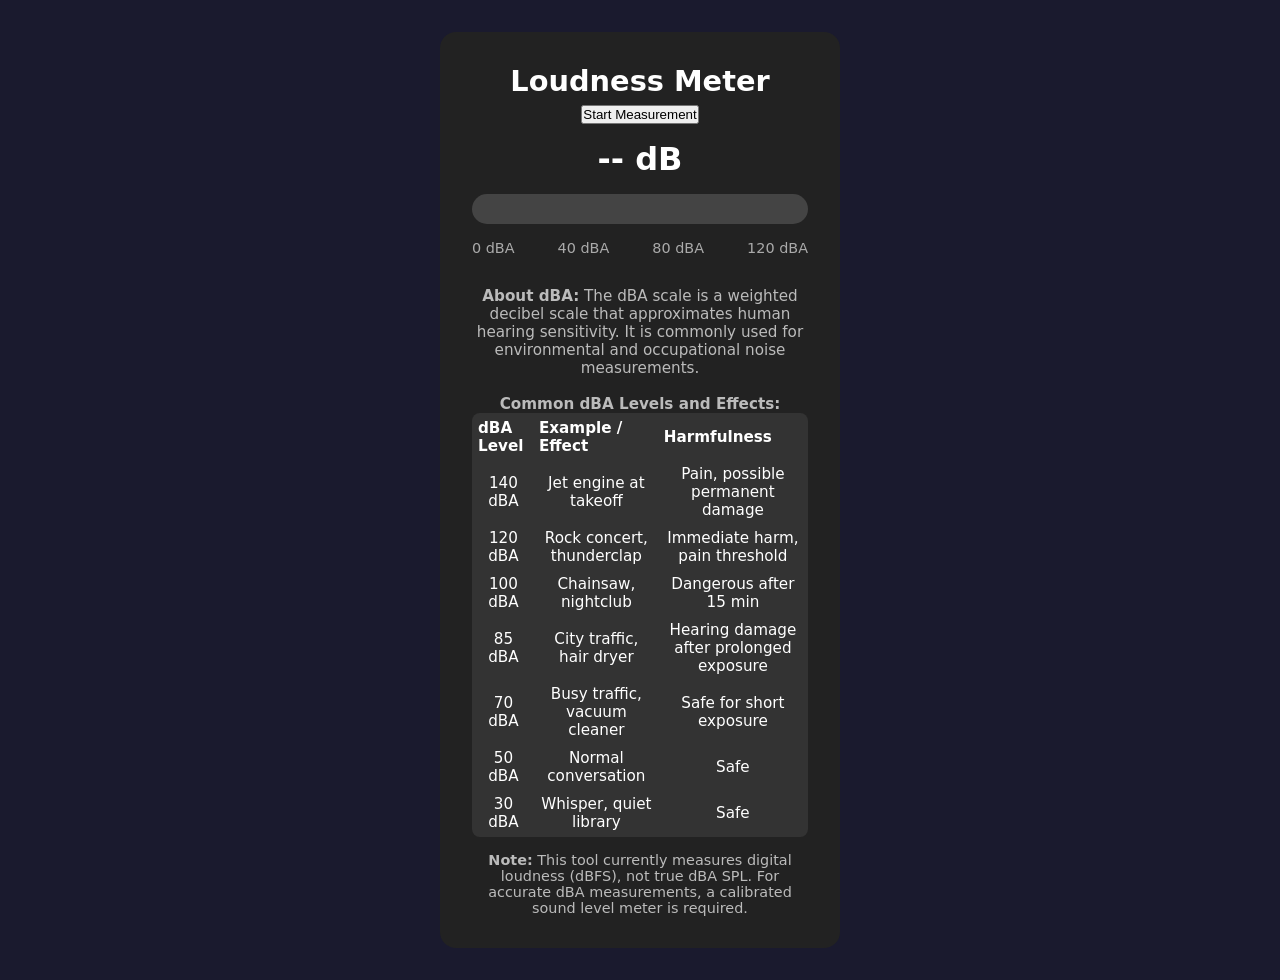
<file: loudness-meter/index.html>
<!DOCTYPE html>
<html lang="en">
<head>
    <meta charset="UTF-8">
    <meta name="viewport" content="width=device-width, initial-scale=1.0">
    <title>Loudness Meter</title>
    <link rel="stylesheet" href="../style.css">
    <style>
        .loudness-container {
            max-width: 400px;
            margin: 2em auto;
            padding: 2em;
            background: #222;
            border-radius: 1em;
            color: #fff;
            text-align: center;
        }
        .loudness-bar {
            width: 100%;
            height: 30px;
            background: #444;
            border-radius: 15px;
            margin: 1em 0;
            overflow: hidden;
        }
        .loudness-level {
            height: 100%;
            background: linear-gradient(90deg, #4caf50, #ffeb3b, #f44336);
            width: 0%;
            border-radius: 15px;
            transition: width 0.1s;
        }
        .scale-labels {
            display: flex;
            justify-content: space-between;
            font-size: 0.9em;
            color: #aaa;
        }
        .db-value {
            font-size: 2em;
            font-weight: bold;
            margin: 0.5em 0;
        }
    </style>
</head>
<body>
    <div class="loudness-container">
        <h1>Loudness Meter</h1>
        <button id="start-btn">Start Measurement</button>
        <div class="db-value" id="db-value">-- dB</div>
        <div class="loudness-bar">
            <div class="loudness-level" id="loudness-level"></div>
        </div>
        <div class="scale-labels">
            <span>0 dBA</span>
            <span>40 dBA</span>
            <span>80 dBA</span>
            <span>120 dBA</span>
        </div>
            <p style="margin-top:2em; font-size:0.95em; color:#bbb;">
                <b>About dBA:</b> The dBA scale is a weighted decibel scale that approximates human hearing sensitivity. It is commonly used for environmental and occupational noise measurements.<br>
                <br>
                <b>Common dBA Levels and Effects:</b>
            </p>
            <table style="width:100%; font-size:0.95em; color:#fff; background:#333; border-radius:8px; margin-bottom:1em;">
                <tr><th style="text-align:left; padding:4px;">dBA Level</th><th style="text-align:left; padding:4px;">Example / Effect</th><th style="text-align:left; padding:4px;">Harmfulness</th></tr>
                <tr><td style="padding:4px;">140 dBA</td><td style="padding:4px;">Jet engine at takeoff</td><td style="padding:4px;">Pain, possible permanent damage</td></tr>
                <tr><td style="padding:4px;">120 dBA</td><td style="padding:4px;">Rock concert, thunderclap</td><td style="padding:4px;">Immediate harm, pain threshold</td></tr>
                <tr><td style="padding:4px;">100 dBA</td><td style="padding:4px;">Chainsaw, nightclub</td><td style="padding:4px;">Dangerous after 15 min</td></tr>
                <tr><td style="padding:4px;">85 dBA</td><td style="padding:4px;">City traffic, hair dryer</td><td style="padding:4px;">Hearing damage after prolonged exposure</td></tr>
                <tr><td style="padding:4px;">70 dBA</td><td style="padding:4px;">Busy traffic, vacuum cleaner</td><td style="padding:4px;">Safe for short exposure</td></tr>
                <tr><td style="padding:4px;">50 dBA</td><td style="padding:4px;">Normal conversation</td><td style="padding:4px;">Safe</td></tr>
                <tr><td style="padding:4px;">30 dBA</td><td style="padding:4px;">Whisper, quiet library</td><td style="padding:4px;">Safe</td></tr>
            </table>
            <p style="font-size:0.9em; color:#bbb;">
                <b>Note:</b> This tool currently measures digital loudness (dBFS), not true dBA SPL. For accurate dBA measurements, a calibrated sound level meter is required.
            </p>
    </div>
    <script src="loudness.js"></script>
</body>
</html>
</file>
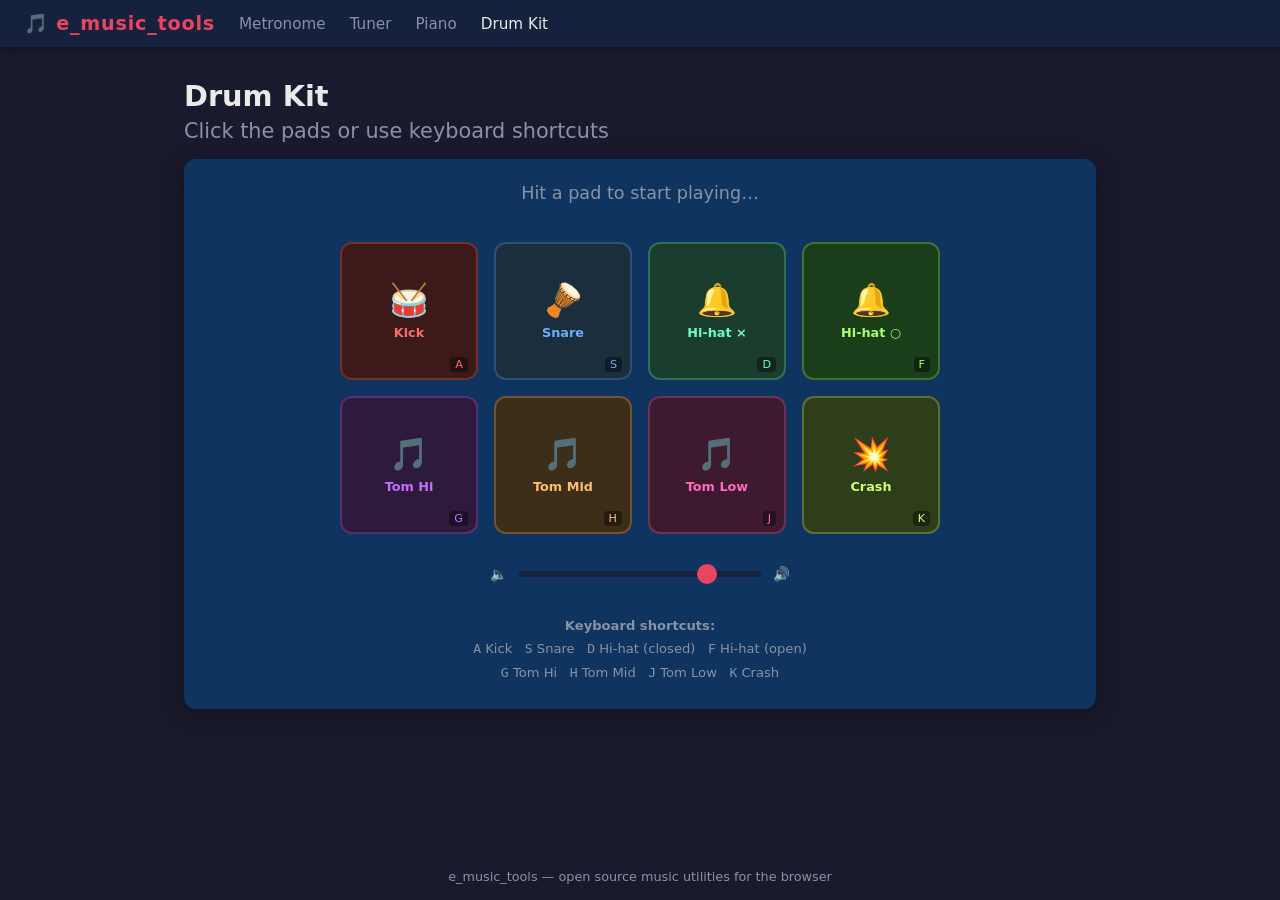
<file: drumkit.html>
<!DOCTYPE html>
<html lang="en">
<head>
  <meta charset="UTF-8" />
  <meta name="viewport" content="width=device-width, initial-scale=1.0" />
  <title>Drum Kit – e_music_tools</title>
  <link rel="stylesheet" href="style.css" />
  <style>
    .drum-wrap {
      display: flex;
      flex-direction: column;
      align-items: center;
      gap: 2rem;
    }

    /* ---- pad grid ---- */
    .pad-grid {
      display: grid;
      grid-template-columns: repeat(4, 1fr);
      gap: 1rem;
      width: 100%;
      max-width: 600px;
    }

    .pad {
      aspect-ratio: 1 / 1;
      border-radius: var(--radius);
      display: flex;
      flex-direction: column;
      align-items: center;
      justify-content: center;
      gap: .4rem;
      cursor: pointer;
      user-select: none;
      touch-action: manipulation;
      transition: filter .06s, transform .06s, box-shadow .06s;
      border: 2px solid transparent;
      position: relative;
      overflow: hidden;
    }
    .pad .pad-icon  { font-size: 2rem; pointer-events: none; }
    .pad .pad-label { font-size: .8rem; font-weight: 600; pointer-events: none; }
    .pad .pad-key   {
      position: absolute;
      bottom: 6px; right: 8px;
      font-size: .7rem;
      background: rgba(0,0,0,.4);
      padding: 1px 5px;
      border-radius: 4px;
      pointer-events: none;
    }

    .pad:active, .pad.hit {
      filter: brightness(1.4);
      transform: scale(.95);
      box-shadow: 0 0 20px currentColor;
    }

    /* individual pad colours */
    .pad-kick     { background: #3d1a1a; color: #ff6b6b; border-color: #ff6b6b44; }
    .pad-snare    { background: #1a2e3d; color: #6bb0ff; border-color: #6bb0ff44; }
    .pad-hihat-c  { background: #1a3d2e; color: #6bffc8; border-color: #6bffc844; }
    .pad-hihat-o  { background: #1a3d1a; color: #a8ff6b; border-color: #a8ff6b44; }
    .pad-tom-hi   { background: #2e1a3d; color: #c86bff; border-color: #c86bff44; }
    .pad-tom-mid  { background: #3d2e1a; color: #ffbc6b; border-color: #ffbc6b44; }
    .pad-tom-lo   { background: #3d1a2e; color: #ff6bbc; border-color: #ff6bbc44; }
    .pad-crash    { background: #2e3d1a; color: #d4ff6b; border-color: #d4ff6b44; }

    /* ---- info bar ---- */
    .last-hit {
      font-size: 1.1rem;
      color: var(--muted);
      min-height: 1.5em;
      text-align: center;
      transition: color .15s;
    }
    .last-hit.active { color: var(--text); }

    /* ---- volume + hint ---- */
    .vol-wrap {
      display: flex;
      align-items: center;
      gap: .75rem;
      width: 100%;
      max-width: 300px;
    }
    .vol-wrap label { font-size: .85rem; color: var(--muted); white-space: nowrap; }

    .kb-hint {
      font-size: .82rem;
      color: var(--muted);
      text-align: center;
      line-height: 1.8;
    }
  </style>
</head>
<body>
  <nav class="topnav">
    <a class="brand" href="index.html">🎵 e_music_tools</a>
    <a href="metronome.html">Metronome</a>
    <a href="tuner.html">Tuner</a>
    <a href="piano.html">Piano</a>
    <a href="drumkit.html" class="active">Drum&nbsp;Kit</a>
  </nav>

  <main>
    <h1>Drum Kit</h1>
    <h2>Click the pads or use keyboard shortcuts</h2>

    <div class="card">
      <div class="drum-wrap">

        <!-- last hit -->
        <div class="last-hit" id="lastHit">Hit a pad to start playing…</div>

        <!-- pads -->
        <div class="pad-grid" id="padGrid">
          <!-- filled by JS -->
        </div>

        <!-- volume -->
        <div class="vol-wrap">
          <label>🔈</label>
          <input type="range" id="volSlider" min="0" max="100" value="80" />
          <label>🔊</label>
        </div>

        <!-- keyboard hints -->
        <div class="kb-hint">
          <strong>Keyboard shortcuts:</strong><br/>
          <kbd>A</kbd> Kick &nbsp;
          <kbd>S</kbd> Snare &nbsp;
          <kbd>D</kbd> Hi-hat (closed) &nbsp;
          <kbd>F</kbd> Hi-hat (open)<br/>
          <kbd>G</kbd> Tom Hi &nbsp;
          <kbd>H</kbd> Tom Mid &nbsp;
          <kbd>J</kbd> Tom Low &nbsp;
          <kbd>K</kbd> Crash
        </div>
      </div>
    </div>
  </main>

  <footer>e_music_tools &mdash; open source music utilities for the browser</footer>

  <script>
  (() => {
    'use strict';

    const audioCtx = new (window.AudioContext || window.webkitAudioContext)();
    let volume = 0.8;

    /* ================================================================
       Drum synthesis functions – all use Web Audio API primitives
       ================================================================ */

    function kick() {
      const t = audioCtx.currentTime;
      const osc  = audioCtx.createOscillator();
      const gain = audioCtx.createGain();
      osc.connect(gain); gain.connect(audioCtx.destination);
      osc.frequency.setValueAtTime(150, t);
      osc.frequency.exponentialRampToValueAtTime(0.001, t + 0.5);
      gain.gain.setValueAtTime(volume, t);
      gain.gain.exponentialRampToValueAtTime(0.001, t + 0.5);
      osc.start(t); osc.stop(t + 0.5);
    }

    function snare() {
      const t = audioCtx.currentTime;
      // noise buffer
      const bufSize = audioCtx.sampleRate * 0.2;
      const buf = audioCtx.createBuffer(1, bufSize, audioCtx.sampleRate);
      const data = buf.getChannelData(0);
      for (let i = 0; i < bufSize; i++) data[i] = Math.random() * 2 - 1;

      const noise = audioCtx.createBufferSource();
      noise.buffer = buf;
      const noiseGain = audioCtx.createGain();
      noiseGain.gain.setValueAtTime(volume * 0.7, t);
      noiseGain.gain.exponentialRampToValueAtTime(0.001, t + 0.2);
      noise.connect(noiseGain); noiseGain.connect(audioCtx.destination);
      noise.start(t);

      // body tone
      const osc  = audioCtx.createOscillator();
      const gain = audioCtx.createGain();
      osc.frequency.value = 200;
      gain.gain.setValueAtTime(volume * 0.5, t);
      gain.gain.exponentialRampToValueAtTime(0.001, t + 0.1);
      osc.connect(gain); gain.connect(audioCtx.destination);
      osc.start(t); osc.stop(t + 0.1);
    }

    function hihat(open = false) {
      const t = audioCtx.currentTime;
      const duration = open ? 0.4 : 0.05;
      const bufSize = Math.floor(audioCtx.sampleRate * duration);
      const buf = audioCtx.createBuffer(1, bufSize, audioCtx.sampleRate);
      const data = buf.getChannelData(0);
      for (let i = 0; i < bufSize; i++) data[i] = Math.random() * 2 - 1;

      const source = audioCtx.createBufferSource();
      source.buffer = buf;

      // high-pass to thin it out
      const hp = audioCtx.createBiquadFilter();
      hp.type = 'highpass';
      hp.frequency.value = 7000;

      const gain = audioCtx.createGain();
      gain.gain.setValueAtTime(volume * 0.4, t);
      gain.gain.exponentialRampToValueAtTime(0.001, t + duration);

      source.connect(hp); hp.connect(gain); gain.connect(audioCtx.destination);
      source.start(t);
    }

    function tom(freqHz) {
      const t = audioCtx.currentTime;
      const osc  = audioCtx.createOscillator();
      const gain = audioCtx.createGain();
      osc.connect(gain); gain.connect(audioCtx.destination);
      osc.frequency.setValueAtTime(freqHz, t);
      osc.frequency.exponentialRampToValueAtTime(freqHz * 0.3, t + 0.3);
      gain.gain.setValueAtTime(volume * 0.8, t);
      gain.gain.exponentialRampToValueAtTime(0.001, t + 0.35);
      osc.start(t); osc.stop(t + 0.35);
    }

    function crash() {
      const t = audioCtx.currentTime;
      const bufSize = Math.floor(audioCtx.sampleRate * 1.2);
      const buf = audioCtx.createBuffer(1, bufSize, audioCtx.sampleRate);
      const data = buf.getChannelData(0);
      for (let i = 0; i < bufSize; i++) data[i] = Math.random() * 2 - 1;

      const source = audioCtx.createBufferSource();
      source.buffer = buf;

      const hp = audioCtx.createBiquadFilter();
      hp.type = 'bandpass';
      hp.frequency.value = 5000;
      hp.Q.value = 0.5;

      const gain = audioCtx.createGain();
      gain.gain.setValueAtTime(volume * 0.5, t);
      gain.gain.exponentialRampToValueAtTime(0.001, t + 1.2);

      source.connect(hp); hp.connect(gain); gain.connect(audioCtx.destination);
      source.start(t);
    }

    /* ---- pad definitions ---- */
    const PADS = [
      { id: 'kick',    label: 'Kick',       icon: '🥁', cls: 'pad-kick',    key: 'A', code: 'KeyA',  fn: () => kick() },
      { id: 'snare',   label: 'Snare',      icon: '🪘', cls: 'pad-snare',   key: 'S', code: 'KeyS',  fn: () => snare() },
      { id: 'hihat-c', label: 'Hi-hat ×',   icon: '🔔', cls: 'pad-hihat-c', key: 'D', code: 'KeyD',  fn: () => hihat(false) },
      { id: 'hihat-o', label: 'Hi-hat ○',   icon: '🔔', cls: 'pad-hihat-o', key: 'F', code: 'KeyF',  fn: () => hihat(true) },
      { id: 'tom-hi',  label: 'Tom Hi',     icon: '🎵', cls: 'pad-tom-hi',  key: 'G', code: 'KeyG',  fn: () => tom(300) },
      { id: 'tom-mid', label: 'Tom Mid',    icon: '🎵', cls: 'pad-tom-mid', key: 'H', code: 'KeyH',  fn: () => tom(200) },
      { id: 'tom-lo',  label: 'Tom Low',    icon: '🎵', cls: 'pad-tom-lo',  key: 'J', code: 'KeyJ',  fn: () => tom(120) },
      { id: 'crash',   label: 'Crash',      icon: '💥', cls: 'pad-crash',   key: 'K', code: 'KeyK',  fn: () => crash() },
    ];

    /* ---- build pad DOM ---- */
    const grid    = document.getElementById('padGrid');
    const lastHit = document.getElementById('lastHit');

    const padEls = {};
    PADS.forEach(p => {
      const el = document.createElement('div');
      el.className = `pad ${p.cls}`;
      el.dataset.id = p.id;
      el.innerHTML = `
        <span class="pad-icon">${p.icon}</span>
        <span class="pad-label">${p.label}</span>
        <span class="pad-key">${p.key}</span>
      `;
      grid.appendChild(el);
      padEls[p.id] = el;
    });

    /* ---- trigger ---- */
    function triggerPad(pad) {
      if (audioCtx.state === 'suspended') audioCtx.resume();
      pad.fn();

      const el = padEls[pad.id];
      el.classList.add('hit');
      setTimeout(() => el.classList.remove('hit'), 120);

      lastHit.textContent = `${pad.icon}  ${pad.label}`;
      lastHit.classList.add('active');
      clearTimeout(lastHit._t);
      lastHit._t = setTimeout(() => lastHit.classList.remove('active'), 600);
    }

    /* ---- pointer events ---- */
    grid.addEventListener('pointerdown', e => {
      const padEl = e.target.closest('[data-id]');
      if (!padEl) return;
      e.preventDefault();
      const pad = PADS.find(p => p.id === padEl.dataset.id);
      if (pad) triggerPad(pad);
    });

    /* ---- keyboard ---- */
    const codeMap = {};
    PADS.forEach(p => { codeMap[p.code] = p; });

    document.addEventListener('keydown', e => {
      if (e.target.tagName === 'INPUT') return;
      if (e.repeat) return;
      const pad = codeMap[e.code];
      if (pad) { e.preventDefault(); triggerPad(pad); }
    });

    /* ---- volume ---- */
    document.getElementById('volSlider').addEventListener('input', e => {
      volume = e.target.value / 100;
    });
  })();
  </script>
</body>
</html>
</file>
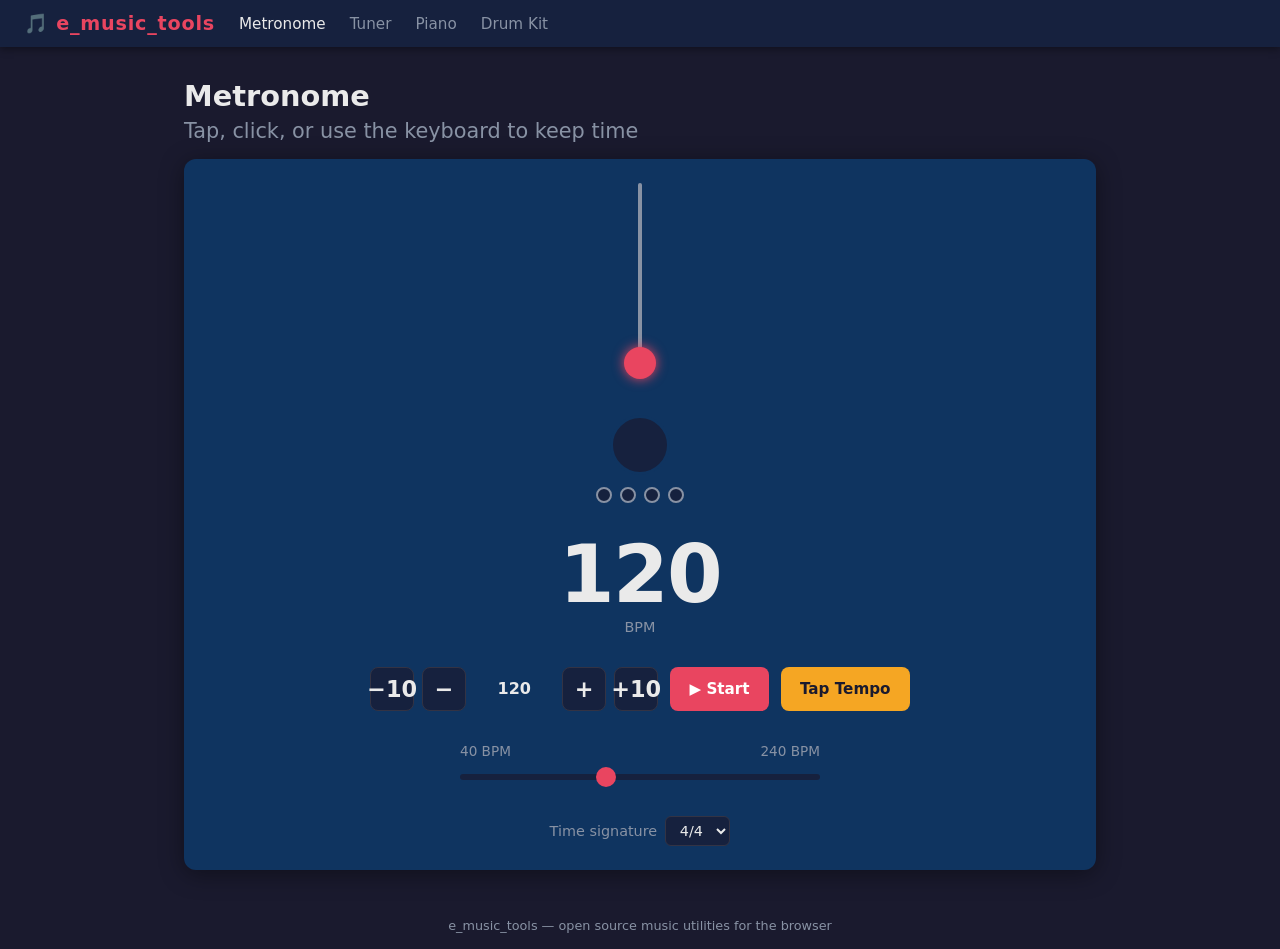
<file: metronome.html>
<!DOCTYPE html>
<html lang="en">
<head>
  <meta charset="UTF-8" />
  <meta name="viewport" content="width=device-width, initial-scale=1.0" />
  <title>Metronome – e_music_tools</title>
  <link rel="stylesheet" href="style.css" />
  <style>
    .metro-wrap {
      display: flex;
      flex-direction: column;
      align-items: center;
      gap: 2rem;
    }

    /* ---- pendulum ---- */
    .pendulum-container {
      width: 120px;
      height: 200px;
      display: flex;
      align-items: flex-start;
      justify-content: center;
      position: relative;
    }
    .pendulum-arm {
      width: 4px;
      height: 180px;
      background: var(--muted);
      border-radius: 2px;
      transform-origin: top center;
      transition: transform .05s linear;
      position: relative;
    }
    .pendulum-bob {
      position: absolute;
      bottom: -16px;
      left: 50%;
      transform: translateX(-50%);
      width: 32px;
      height: 32px;
      border-radius: 50%;
      background: var(--accent);
      box-shadow: 0 0 12px var(--accent);
    }
    .pendulum-arm.beat-left  { transform: rotate(-30deg); }
    .pendulum-arm.beat-right { transform: rotate( 30deg); }

    /* ---- beat flash ---- */
    .beat-flash {
      width: 60px;
      height: 60px;
      border-radius: 50%;
      background: var(--surface);
      border: 3px solid var(--card);
      transition: background .06s, box-shadow .06s;
    }
    .beat-flash.accent  { background: var(--accent);  box-shadow: 0 0 20px var(--accent); }
    .beat-flash.regular { background: var(--accent2); box-shadow: 0 0 14px var(--accent2); }

    /* ---- BPM display ---- */
    .bpm-display {
      font-size: 5rem;
      font-weight: 700;
      line-height: 1;
      letter-spacing: -.02em;
    }
    .bpm-label { color: var(--muted); font-size: .9rem; text-align: center; margin-top: .2rem; }

    /* ---- controls ---- */
    .controls {
      display: flex;
      flex-wrap: wrap;
      gap: .75rem;
      justify-content: center;
    }
    .bpm-adj {
      display: flex;
      align-items: center;
      gap: .5rem;
    }
    .bpm-adj button {
      width: 44px; height: 44px;
      font-size: 1.4rem;
      padding: 0;
    }
    .bpm-adj span {
      width: 80px;
      text-align: center;
      font-size: 1rem;
      font-weight: 600;
    }

    .slider-wrap { width: 100%; max-width: 360px; }
    .slider-wrap label {
      display: flex;
      justify-content: space-between;
      font-size: .85rem;
      color: var(--muted);
      margin-bottom: .4rem;
    }

    /* ---- time-signature ---- */
    .ts-wrap {
      display: flex;
      gap: .5rem;
      align-items: center;
      font-size: .9rem;
      color: var(--muted);
    }
    .ts-wrap select {
      background: var(--surface);
      color: var(--text);
      border: 1px solid #334;
      border-radius: 6px;
      padding: .3rem .6rem;
      font-family: var(--font);
      font-size: .9rem;
      cursor: pointer;
    }

    /* ---- beat dots ---- */
    .beat-dots {
      display: flex;
      gap: .5rem;
    }
    .dot {
      width: 16px; height: 16px;
      border-radius: 50%;
      background: var(--surface);
      border: 2px solid var(--muted);
      transition: background .06s, border-color .06s;
    }
    .dot.active-accent  { background: var(--accent);  border-color: var(--accent); }
    .dot.active-regular { background: var(--accent2); border-color: var(--accent2); }
  </style>
</head>
<body>
  <nav class="topnav">
    <a class="brand" href="index.html">🎵 e_music_tools</a>
    <a href="metronome.html" class="active">Metronome</a>
    <a href="tuner.html">Tuner</a>
    <a href="piano.html">Piano</a>
    <a href="drumkit.html">Drum&nbsp;Kit</a>
  </nav>

  <main>
    <h1>Metronome</h1>
    <h2>Tap, click, or use the keyboard to keep time</h2>

    <div class="card">
      <div class="metro-wrap">
        <!-- pendulum -->
        <div class="pendulum-container">
          <div class="pendulum-arm" id="pendulum">
            <div class="pendulum-bob"></div>
          </div>
        </div>

        <!-- flash dot + beat dots -->
        <div style="display:flex;flex-direction:column;align-items:center;gap:.75rem">
          <div class="beat-flash" id="beatFlash"></div>
          <div class="beat-dots" id="beatDots"></div>
        </div>

        <!-- BPM readout -->
        <div style="text-align:center">
          <div class="bpm-display" id="bpmDisplay">120</div>
          <div class="bpm-label">BPM</div>
        </div>

        <!-- BPM nudge + start -->
        <div class="controls">
          <div class="bpm-adj">
            <button class="btn btn-secondary" id="btnMinus10" title="-10">−10</button>
            <button class="btn btn-secondary" id="btnMinus1"  title="-1">−</button>
            <span id="bpmVal">120</span>
            <button class="btn btn-secondary" id="btnPlus1"   title="+1">+</button>
            <button class="btn btn-secondary" id="btnPlus10"  title="+10">+10</button>
          </div>
          <button class="btn btn-primary" id="btnStart">▶ Start</button>
          <button class="btn btn-accent2" id="btnTap">Tap Tempo</button>
        </div>

        <!-- slider -->
        <div class="slider-wrap">
          <label><span>40 BPM</span><span>240 BPM</span></label>
          <input type="range" id="bpmSlider" min="40" max="240" value="120" />
        </div>

        <!-- time signature -->
        <div class="ts-wrap">
          <span>Time signature</span>
          <select id="tsSelect">
            <option value="2">2/4</option>
            <option value="3">3/4</option>
            <option value="4" selected>4/4</option>
            <option value="6">6/8</option>
          </select>
        </div>
      </div>
    </div>
  </main>

  <footer>e_music_tools &mdash; open source music utilities for the browser</footer>

  <script>
  (() => {
    'use strict';

    /* ---- state ---- */
    let bpm = 120;
    let beatsPerBar = 4;
    let running = false;
    let currentBeat = 0;
    let nextBeatTime = 0;
    let pendulumDir = 1; // 1 = right, -1 = left
    let schedulerTimer = null;
    let tapTimes = [];

    const LOOK_AHEAD   = 0.1;   // seconds ahead to schedule
    const SCHEDULE_INT = 25;    // ms interval for scheduler loop

    /* ---- audio ---- */
    let audioCtx = null;
    function getCtx() {
      if (!audioCtx) audioCtx = new (window.AudioContext || window.webkitAudioContext)();
      return audioCtx;
    }

    function scheduleClick(time, isAccent) {
      const ctx = getCtx();
      const osc = ctx.createOscillator();
      const gain = ctx.createGain();
      osc.connect(gain);
      gain.connect(ctx.destination);

      if (isAccent) {
        osc.frequency.value = 1200;
        gain.gain.setValueAtTime(1.0, time);
        gain.gain.exponentialRampToValueAtTime(0.001, time + 0.06);
      } else {
        osc.frequency.value = 800;
        gain.gain.setValueAtTime(0.5, time);
        gain.gain.exponentialRampToValueAtTime(0.001, time + 0.04);
      }

      osc.start(time);
      osc.stop(time + 0.08);
    }

    /* ---- scheduler (Web Audio clock) ---- */
    function scheduler() {
      const ctx = getCtx();
      while (nextBeatTime < ctx.currentTime + LOOK_AHEAD) {
        const isAccent = currentBeat === 0;
        scheduleClick(nextBeatTime, isAccent);

        // UI update via setTimeout at the right wall-clock time
        const delay = (nextBeatTime - ctx.currentTime) * 1000;
        const beat  = currentBeat;
        setTimeout(() => updateUI(beat), delay < 0 ? 0 : delay);

        nextBeatTime += 60 / bpm;
        currentBeat = (currentBeat + 1) % beatsPerBar;
      }
    }

    /* ---- UI updates ---- */
    const pendulum  = document.getElementById('pendulum');
    const beatFlash = document.getElementById('beatFlash');
    const bpmDisplay= document.getElementById('bpmDisplay');
    const bpmVal    = document.getElementById('bpmVal');
    const bpmSlider = document.getElementById('bpmSlider');
    const btnStart  = document.getElementById('btnStart');
    const beatDots  = document.getElementById('beatDots');

    function buildBeatDots() {
      beatDots.innerHTML = '';
      for (let i = 0; i < beatsPerBar; i++) {
        const d = document.createElement('div');
        d.className = 'dot';
        beatDots.appendChild(d);
      }
    }

    function updateUI(beat) {
      const isAccent = beat === 0;
      // flash
      beatFlash.classList.remove('accent','regular');
      void beatFlash.offsetWidth; // reflow for re-animation
      beatFlash.classList.add(isAccent ? 'accent' : 'regular');
      setTimeout(() => beatFlash.classList.remove('accent','regular'), 150);

      // pendulum
      pendulum.classList.remove('beat-left','beat-right');
      void pendulum.offsetWidth;
      pendulum.classList.add(pendulumDir > 0 ? 'beat-right' : 'beat-left');
      pendulumDir *= -1;

      // dots
      const dots = beatDots.querySelectorAll('.dot');
      dots.forEach((d, i) => {
        d.classList.remove('active-accent','active-regular');
        if (i === beat) d.classList.add(beat === 0 ? 'active-accent' : 'active-regular');
      });
    }

    function setBpm(v) {
      bpm = Math.max(40, Math.min(240, v));
      bpmDisplay.textContent = bpm;
      bpmVal.textContent     = bpm;
      bpmSlider.value        = bpm;
    }

    /* ---- start / stop ---- */
    function start() {
      const ctx = getCtx();
      if (ctx.state === 'suspended') ctx.resume();
      running      = true;
      currentBeat  = 0;
      pendulumDir  = 1;
      nextBeatTime = ctx.currentTime + 0.05;
      schedulerTimer = setInterval(scheduler, SCHEDULE_INT);
      btnStart.textContent = '⏹ Stop';
      btnStart.classList.replace('btn-primary','btn-secondary');
    }

    function stop() {
      running = false;
      clearInterval(schedulerTimer);
      schedulerTimer = null;
      pendulum.classList.remove('beat-left','beat-right');
      beatFlash.classList.remove('accent','regular');
      beatDots.querySelectorAll('.dot').forEach(d => d.classList.remove('active-accent','active-regular'));
      btnStart.textContent = '▶ Start';
      btnStart.classList.replace('btn-secondary','btn-primary');
    }

    /* ---- event listeners ---- */
    btnStart.addEventListener('click', () => running ? stop() : start());

    document.getElementById('btnMinus10').addEventListener('click', () => setBpm(bpm - 10));
    document.getElementById('btnMinus1').addEventListener('click',  () => setBpm(bpm - 1));
    document.getElementById('btnPlus1').addEventListener('click',   () => setBpm(bpm + 1));
    document.getElementById('btnPlus10').addEventListener('click',  () => setBpm(bpm + 10));

    bpmSlider.addEventListener('input', () => setBpm(+bpmSlider.value));

    document.getElementById('tsSelect').addEventListener('change', e => {
      beatsPerBar = +e.target.value;
      currentBeat = 0;
      buildBeatDots();
    });

    /* ---- tap tempo ---- */
    const btnTap = document.getElementById('btnTap');
    function handleTap() {
      const now = Date.now();
      tapTimes.push(now);
      // keep last 8 taps
      if (tapTimes.length > 8) tapTimes.shift();
      if (tapTimes.length > 1) {
        const gaps = [];
        for (let i = 1; i < tapTimes.length; i++) gaps.push(tapTimes[i] - tapTimes[i-1]);
        const avgGap = gaps.reduce((a,b) => a + b, 0) / gaps.length;
        setBpm(Math.round(60000 / avgGap));
      }
      // reset tap buffer after 2s silence
      clearTimeout(btnTap._resetTimer);
      btnTap._resetTimer = setTimeout(() => { tapTimes = []; }, 2000);
    }
    btnTap.addEventListener('click', handleTap);

    /* ---- keyboard shortcuts ---- */
    document.addEventListener('keydown', e => {
      if (e.target.tagName === 'INPUT' || e.target.tagName === 'SELECT') return;
      if (e.code === 'Space') { e.preventDefault(); running ? stop() : start(); }
      if (e.code === 'KeyT')  handleTap();
      if (e.code === 'ArrowUp')   { e.preventDefault(); setBpm(bpm + 1); }
      if (e.code === 'ArrowDown') { e.preventDefault(); setBpm(bpm - 1); }
    });

    /* ---- init ---- */
    buildBeatDots();
  })();
  </script>
</body>
</html>
</file>
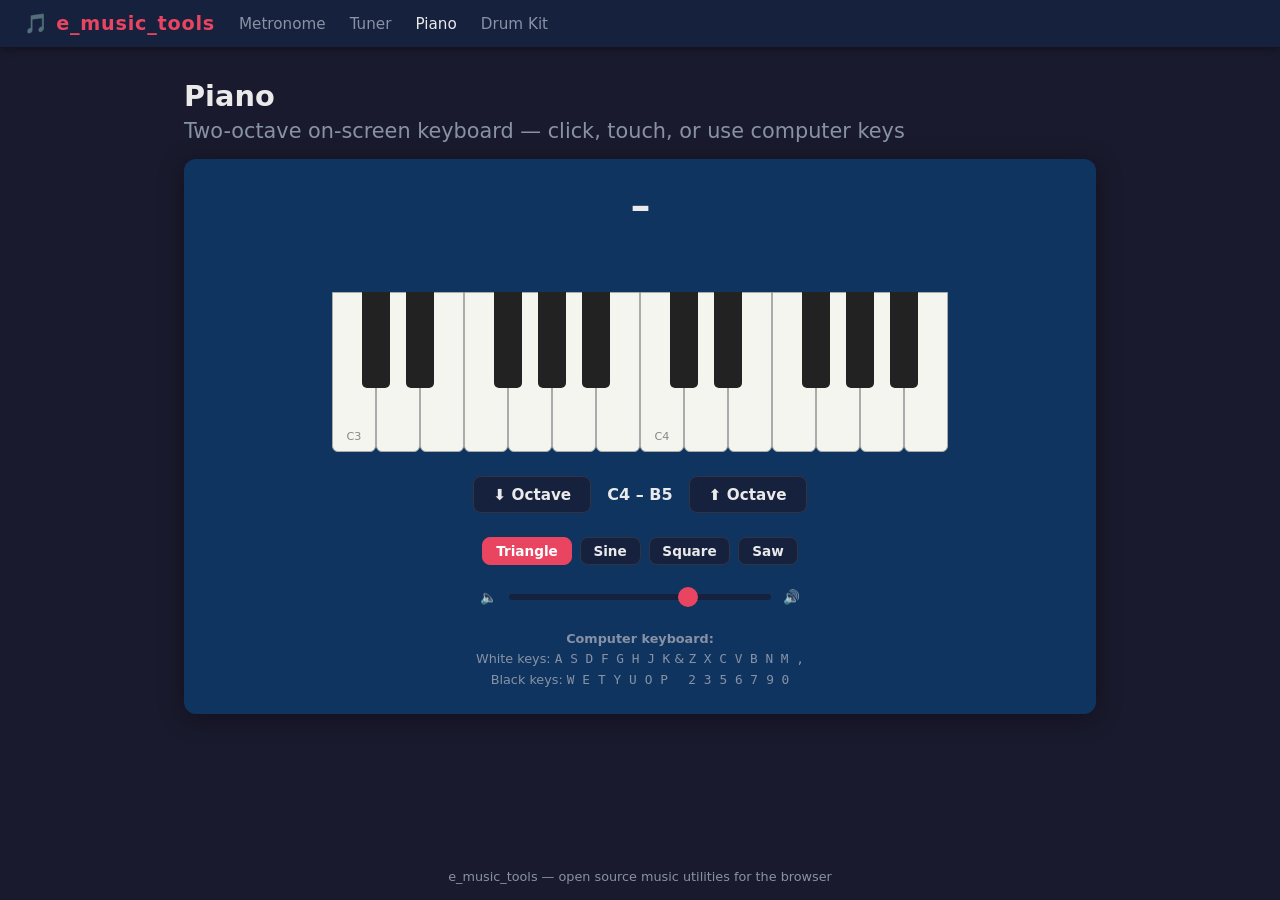
<file: piano.html>
<!DOCTYPE html>
<html lang="en">
<head>
  <meta charset="UTF-8" />
  <meta name="viewport" content="width=device-width, initial-scale=1.0" />
  <title>Piano – e_music_tools</title>
  <link rel="stylesheet" href="style.css" />
  <style>
    /* ---- keyboard layout ---- */
    .piano-wrap {
      display: flex;
      flex-direction: column;
      align-items: center;
      gap: 1.5rem;
    }

    .keyboard {
      position: relative;
      display: flex;
      height: 160px;
      user-select: none;
      touch-action: none;
    }

    /* white keys */
    .key-white {
      position: relative;
      width: 44px;
      height: 160px;
      background: #f5f5f0;
      border: 1px solid #aaa;
      border-radius: 0 0 6px 6px;
      cursor: pointer;
      display: flex;
      align-items: flex-end;
      justify-content: center;
      padding-bottom: 8px;
      font-size: .7rem;
      color: #888;
      transition: background .06s;
      z-index: 1;
      flex-shrink: 0;
    }
    .key-white:active,
    .key-white.pressed {
      background: #c8e6ff;
      border-color: #5b9bd5;
    }

    /* black keys */
    .key-black {
      position: absolute;
      width: 28px;
      height: 96px;
      background: #222;
      border-radius: 0 0 5px 5px;
      cursor: pointer;
      z-index: 2;
      top: 0;
      transition: background .06s;
      display: flex;
      align-items: flex-end;
      justify-content: center;
      padding-bottom: 6px;
      font-size: .6rem;
      color: #888;
    }
    .key-black:active,
    .key-black.pressed {
      background: #2d6fa0;
    }

    /* ---- info ---- */
    .active-note {
      font-size: 2.5rem;
      font-weight: 700;
      min-height: 1em;
      text-align: center;
      letter-spacing: -.02em;
    }
    .active-freq {
      text-align: center;
      color: var(--muted);
      font-size: .9rem;
      min-height: 1em;
    }

    /* ---- keyboard hint ---- */
    .kb-hint {
      font-size: .8rem;
      color: var(--muted);
      text-align: center;
      line-height: 1.6;
    }

    /* ---- octave control ---- */
    .octave-ctrl {
      display: flex;
      align-items: center;
      gap: 1rem;
    }
    .octave-ctrl span {
      font-size: 1rem;
      font-weight: 600;
      min-width: 60px;
      text-align: center;
    }

    /* ---- waveform selector ---- */
    .wave-sel {
      display: flex;
      gap: .5rem;
    }
    .wave-sel button {
      padding: .3rem .8rem;
      font-size: .85rem;
    }
    .wave-sel button.active {
      background: var(--accent);
      color: #fff;
      border-color: var(--accent);
    }

    /* volume */
    .vol-wrap {
      display: flex;
      align-items: center;
      gap: .75rem;
      width: 100%;
      max-width: 320px;
    }
    .vol-wrap label { font-size: .85rem; color: var(--muted); white-space: nowrap; }
  </style>
</head>
<body>
  <nav class="topnav">
    <a class="brand" href="index.html">🎵 e_music_tools</a>
    <a href="metronome.html">Metronome</a>
    <a href="tuner.html">Tuner</a>
    <a href="piano.html" class="active">Piano</a>
    <a href="drumkit.html">Drum&nbsp;Kit</a>
  </nav>

  <main>
    <h1>Piano</h1>
    <h2>Two-octave on-screen keyboard — click, touch, or use computer keys</h2>

    <div class="card">
      <div class="piano-wrap">

        <!-- active note display -->
        <div class="active-note" id="activeNote">–</div>
        <div class="active-freq" id="activeFreq"></div>

        <!-- keyboard container filled by JS -->
        <div class="keyboard" id="keyboard"></div>

        <!-- octave shift -->
        <div class="octave-ctrl">
          <button class="btn btn-secondary" id="btnOctDown">⬇ Octave</button>
          <span id="octaveLabel">C4 – B5</span>
          <button class="btn btn-secondary" id="btnOctUp">⬆ Octave</button>
        </div>

        <!-- waveform -->
        <div class="wave-sel" id="waveSel">
          <button class="btn btn-secondary active" data-wave="triangle">Triangle</button>
          <button class="btn btn-secondary" data-wave="sine">Sine</button>
          <button class="btn btn-secondary" data-wave="square">Square</button>
          <button class="btn btn-secondary" data-wave="sawtooth">Saw</button>
        </div>

        <!-- volume -->
        <div class="vol-wrap">
          <label>🔈</label>
          <input type="range" id="volSlider" min="0" max="100" value="70" />
          <label>🔊</label>
        </div>

        <!-- keyboard shortcuts hint -->
        <div class="kb-hint">
          <strong>Computer keyboard:</strong><br/>
          White keys: <kbd>A S D F G H J K</kbd> &amp; <kbd>Z X C V B N M ,</kbd><br/>
          Black keys: <kbd>W E</kbd>&nbsp;&nbsp;<kbd>T Y U</kbd>&nbsp;&nbsp;<kbd>O P</kbd>
          &nbsp;&nbsp;&nbsp;
          <kbd>2 3</kbd>&nbsp;&nbsp;<kbd>5 6 7</kbd>&nbsp;&nbsp;<kbd>9 0</kbd>
        </div>
      </div>
    </div>
  </main>

  <footer>e_music_tools &mdash; open source music utilities for the browser</footer>

  <script>
  (() => {
    'use strict';

    /* ---- audio ---- */
    const audioCtx = new (window.AudioContext || window.webkitAudioContext)();
    let volume = 0.7;
    let waveType = 'triangle';

    const activeOscs = {};   // keyCode / noteId → {osc, gain}

    function playNote(freq, id) {
      if (activeOscs[id]) return;
      if (audioCtx.state === 'suspended') audioCtx.resume();

      const osc  = audioCtx.createOscillator();
      const gain = audioCtx.createGain();
      osc.type = waveType;
      osc.frequency.value = freq;
      gain.gain.setValueAtTime(0, audioCtx.currentTime);
      gain.gain.linearRampToValueAtTime(volume * 0.4, audioCtx.currentTime + 0.01);
      osc.connect(gain);
      gain.connect(audioCtx.destination);
      osc.start();
      activeOscs[id] = { osc, gain };
    }

    function stopNote(id) {
      if (!activeOscs[id]) return;
      const { osc, gain } = activeOscs[id];
      const t = audioCtx.currentTime;
      gain.gain.setValueAtTime(gain.gain.value, t);
      gain.gain.exponentialRampToValueAtTime(0.0001, t + 0.3);
      osc.stop(t + 0.31);
      delete activeOscs[id];
    }

    /* ---- note data ---- */
    const NOTE_NAMES = ['C','C♯','D','D♯','E','F','F♯','G','G♯','A','A♯','B'];
    const BLACK = new Set([1, 3, 6, 8, 10]); // semitone positions that are black keys

    function freq(midi) {
      return 440 * Math.pow(2, (midi - 69) / 12);
    }
    function label(midi) {
      const oct = Math.floor(midi / 12) - 1;
      return NOTE_NAMES[midi % 12] + oct;
    }

    /* ---- two-octave range ---- */
    let baseOctave = 4; // C4..B5

    function startMidi() { return baseOctave * 12; }  // MIDI for C{baseOctave}

    /* ---- keyboard map: computer key → semitone offset from start ---- */
    // Lower row: A S D F G H J K  → C D E F G A B C (octave 1)
    // Upper row: W E   T Y U   O P → C# D#  F# G# A# (octave 1 sharps)
    // Second row: Z X C V B N M ,  → C D E F G A B C (octave 2)
    // Second upper: 2 3  5 6 7  9 0 → sharps of octave 2
    const KEY_MAP = {
      'KeyA': 0,  'KeyW': 1,  'KeyS': 2,  'KeyE': 3,  'KeyD': 4,
      'KeyF': 5,  'KeyT': 6,  'KeyG': 7,  'KeyY': 8,  'KeyH': 9,
      'KeyU': 10, 'KeyJ': 11, 'KeyK': 12,
      // second octave
      'KeyZ': 12, 'Digit2': 13, 'KeyX': 14, 'Digit3': 15, 'KeyC': 16,
      'KeyV': 17, 'Digit5': 18, 'KeyB': 19, 'Digit6': 20, 'KeyN': 21,
      'Digit7': 22, 'KeyM': 23, 'Comma': 24,
      // extra: O P for high sharp keys
      'KeyO': 22, 'KeyP': 23,
      'Digit9': 22, 'Digit0': 23,
    };

    /* ---- build keyboard DOM ---- */
    const keyboard = document.getElementById('keyboard');

    // We render 2 octaves = 14 white keys, 10 black keys
    // Layout of one octave: C(w) C#(b) D(w) D#(b) E(w) F(w) F#(b) G(w) G#(b) A(w) A#(b) B(w)
    // White key positions: 0 2 4 5 7 9 11 (semitones)
    const WHITE_SEMITONES = [0, 2, 4, 5, 7, 9, 11];
    // Black key after white key index (0-based within octave):
    // After 0(C)→C#, After 1(D)→D#, skip E, After 3(F)→F#, After 4(G)→G#, After 5(A)→A#, skip B
    // Black key x offset: placed 1.5 white widths from octave start
    const BLACK_AFTER_WHITE = {
      0: 1, 1: 3, 3: 6, 4: 8, 5: 10  // white index → semitone of black key
    };

    const WHITE_W = 44; // px
    const BLACK_W = 28;

    function buildKeys() {
      keyboard.innerHTML = '';
      const totalWhites = 14; // 2 octaves
      keyboard.style.width = (totalWhites * WHITE_W) + 'px';

      const sm = startMidi();
      let whiteIdx = 0;

      for (let oct = 0; oct < 2; oct++) {
        for (let wi = 0; wi < WHITE_SEMITONES.length; wi++) {
          const semi = WHITE_SEMITONES[wi];
          const midi = sm + oct * 12 + semi;

          // white key
          const wk = document.createElement('div');
          wk.className = 'key-white';
          wk.dataset.midi = midi;
          wk.textContent = (semi === 0) ? label(midi) : '';
          keyboard.appendChild(wk);

          // black key (if this white key has a black after it)
          if (wi in BLACK_AFTER_WHITE) {
            const bsemi = BLACK_AFTER_WHITE[wi];
            const bmidi = sm + oct * 12 + bsemi;
            const bk = document.createElement('div');
            bk.className = 'key-black';
            bk.dataset.midi = bmidi;
            // position: right-aligned to the white key
            const xPos = (whiteIdx * WHITE_W) + WHITE_W - BLACK_W / 2;
            bk.style.left = xPos + 'px';
            keyboard.appendChild(bk);
          }

          whiteIdx++;
        }
      }
    }

    /* ---- pointer events ---- */
    const activeNote = document.getElementById('activeNote');
    const activeFreq = document.getElementById('activeFreq');

    function pressKey(midi) {
      const f = freq(midi);
      const id = 'k' + midi;
      playNote(f, id);
      activeNote.textContent = label(midi);
      activeFreq.textContent = f.toFixed(2) + ' Hz';
      keyboard.querySelectorAll(`[data-midi="${midi}"]`).forEach(el => el.classList.add('pressed'));
    }
    function releaseKey(midi) {
      stopNote('k' + midi);
      keyboard.querySelectorAll(`[data-midi="${midi}"]`).forEach(el => el.classList.remove('pressed'));
      // clear display if no active notes
      if (Object.keys(activeOscs).length === 0) {
        activeNote.textContent = '–';
        activeFreq.textContent = '';
      }
    }

    keyboard.addEventListener('pointerdown', e => {
      const key = e.target.closest('[data-midi]');
      if (!key) return;
      e.preventDefault();
      key.setPointerCapture(e.pointerId);
      pressKey(+key.dataset.midi);
    });
    keyboard.addEventListener('pointerup', e => {
      const key = e.target.closest('[data-midi]');
      if (key) releaseKey(+key.dataset.midi);
    });
    keyboard.addEventListener('pointerleave', e => {
      const key = e.target.closest('[data-midi]');
      if (key) releaseKey(+key.dataset.midi);
    });
    keyboard.addEventListener('pointercancel', e => {
      const key = e.target.closest('[data-midi]');
      if (key) releaseKey(+key.dataset.midi);
    });

    /* ---- keyboard events ---- */
    const heldKeys = new Set();
    document.addEventListener('keydown', e => {
      if (e.target.tagName === 'INPUT') return;
      if (e.repeat) return;
      if (e.code in KEY_MAP) {
        e.preventDefault();
        const midi = startMidi() + KEY_MAP[e.code];
        heldKeys.add(e.code);
        pressKey(midi);
      }
    });
    document.addEventListener('keyup', e => {
      if (e.code in KEY_MAP) {
        heldKeys.delete(e.code);
        const midi = startMidi() + KEY_MAP[e.code];
        releaseKey(midi);
      }
    });

    /* ---- octave controls ---- */
    const octaveLabel = document.getElementById('octaveLabel');
    function updateOctaveLabel() {
      octaveLabel.textContent = `C${baseOctave} – B${baseOctave + 1}`;
    }
    document.getElementById('btnOctDown').addEventListener('click', () => {
      if (baseOctave > 1) { baseOctave--; buildKeys(); updateOctaveLabel(); }
    });
    document.getElementById('btnOctUp').addEventListener('click', () => {
      if (baseOctave < 7) { baseOctave++; buildKeys(); updateOctaveLabel(); }
    });

    /* ---- waveform selector ---- */
    document.getElementById('waveSel').addEventListener('click', e => {
      const btn = e.target.closest('[data-wave]');
      if (!btn) return;
      waveType = btn.dataset.wave;
      document.querySelectorAll('#waveSel button').forEach(b => b.classList.remove('active'));
      btn.classList.add('active');
    });

    /* ---- volume ---- */
    document.getElementById('volSlider').addEventListener('input', e => {
      volume = e.target.value / 100;
    });

    /* ---- init ---- */
    buildKeys();
    updateOctaveLabel();
  })();
  </script>
</body>
</html>
</file>
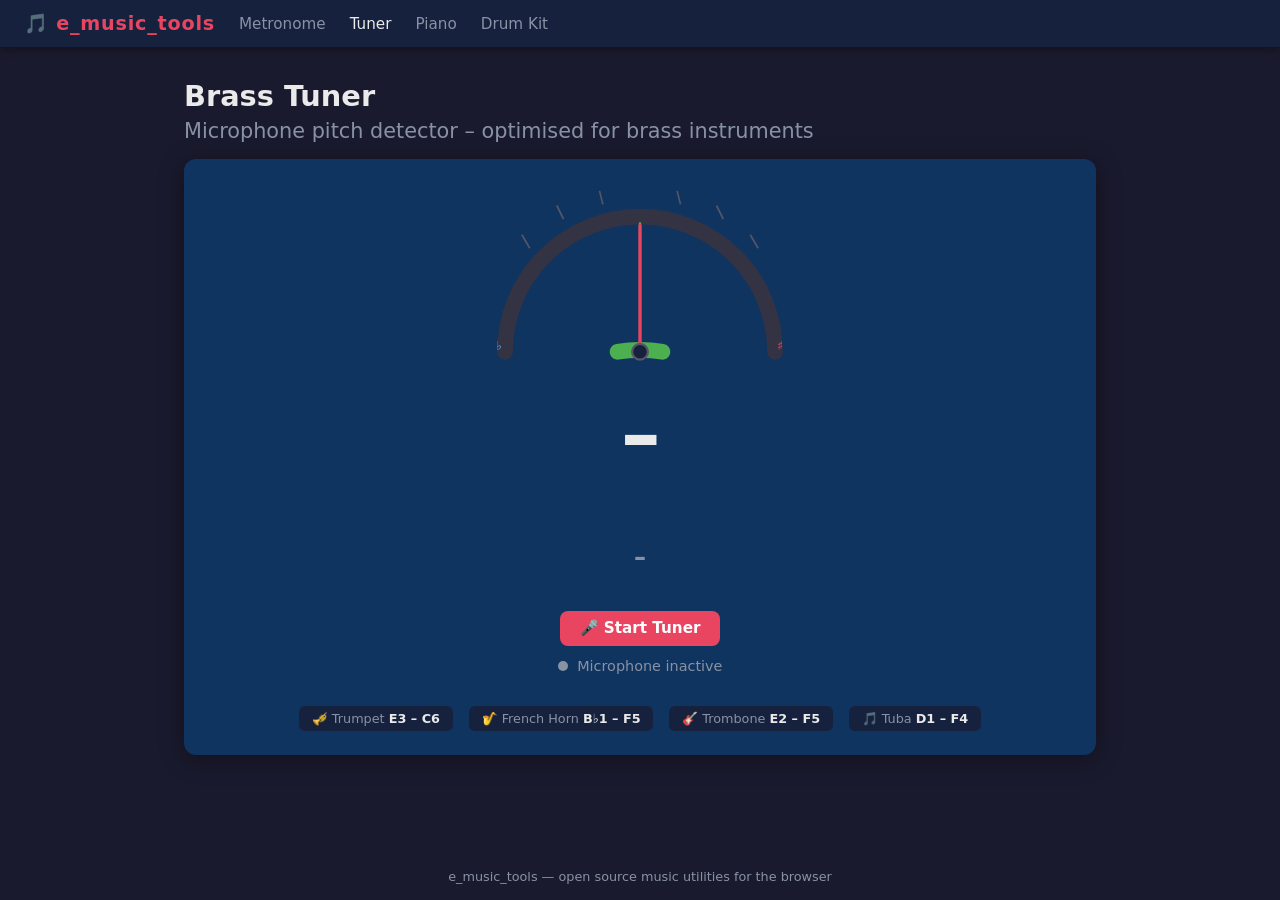
<file: tuner.html>
<!DOCTYPE html>
<html lang="en">
<head>
  <meta charset="UTF-8" />
  <meta name="viewport" content="width=device-width, initial-scale=1.0" />
  <title>Brass Tuner – e_music_tools</title>
  <link rel="stylesheet" href="style.css" />
  <style>
    .tuner-wrap {
      display: flex;
      flex-direction: column;
      align-items: center;
      gap: 2rem;
    }

    /* ---- meter ---- */
    .meter-container {
      width: 100%;
      max-width: 420px;
      position: relative;
      height: 180px;
    }
    .meter-arc {
      width: 100%;
      height: 100%;
    }

    /* ---- note display ---- */
    .note-name {
      font-size: 5rem;
      font-weight: 700;
      text-align: center;
      line-height: 1;
      min-height: 1em;
      letter-spacing: -.02em;
    }
    .note-freq {
      text-align: center;
      color: var(--muted);
      font-size: .9rem;
      margin-top: .2rem;
    }
    .cents-display {
      font-size: 1.5rem;
      font-weight: 600;
      text-align: center;
      min-height: 1.5em;
    }
    .cents-display.in-tune  { color: #4caf50; }
    .cents-display.sharp    { color: var(--accent); }
    .cents-display.flat     { color: #42a5f5; }
    .cents-display.silent   { color: var(--muted); }

    /* ---- needle SVG ---- */
    #needle {
      transform-origin: 50% 100%;
      transition: transform .08s ease-out;
    }

    /* ---- frequency range info ---- */
    .range-info {
      display: flex;
      gap: 1rem;
      flex-wrap: wrap;
      justify-content: center;
    }
    .range-badge {
      background: var(--surface);
      border-radius: 6px;
      padding: .3rem .8rem;
      font-size: .8rem;
      color: var(--muted);
    }
    .range-badge strong { color: var(--text); }

    /* ---- start button area ---- */
    .mic-status {
      display: flex;
      align-items: center;
      gap: .6rem;
      font-size: .9rem;
      color: var(--muted);
    }
    .mic-led {
      width: 10px; height: 10px;
      border-radius: 50%;
      background: var(--muted);
    }
    .mic-led.active { background: #4caf50; box-shadow: 0 0 6px #4caf50; }
    .mic-led.error  { background: var(--accent); }
  </style>
</head>
<body>
  <nav class="topnav">
    <a class="brand" href="index.html">🎵 e_music_tools</a>
    <a href="metronome.html">Metronome</a>
    <a href="tuner.html" class="active">Tuner</a>
    <a href="piano.html">Piano</a>
    <a href="drumkit.html">Drum&nbsp;Kit</a>
  </nav>

  <main>
    <h1>Brass Tuner</h1>
    <h2>Microphone pitch detector – optimised for brass instruments</h2>

    <div class="card">
      <div class="tuner-wrap">

        <!-- needle meter -->
        <div class="meter-container">
          <svg class="meter-arc" viewBox="0 0 300 160" fill="none"
               xmlns="http://www.w3.org/2000/svg">
            <!-- arc background -->
            <path d="M30 150 A 120 120 0 0 1 270 150" stroke="#334" stroke-width="14"
                  stroke-linecap="round"/>
            <!-- in-tune zone (±10 cents ≈ ±15°) -->
            <path d="M130 150 A 120 120 0 0 1 170 150" stroke="#4caf50" stroke-width="14"
                  stroke-linecap="round"/>
            <!-- flat (left) label -->
            <text x="22" y="148" fill="#42a5f5" font-size="11" font-family="var(--font)">♭</text>
            <!-- sharp (right) label -->
            <text x="272" y="148" fill="#e94560" font-size="11" font-family="var(--font)">♯</text>
            <!-- centre mark -->
            <line x1="150" y1="35" x2="150" y2="50" stroke="#4caf50" stroke-width="2"/>
            <!-- tick marks every 15° -->
            <g stroke="#556" stroke-width="1.5">
              <!-- -60° -->
              <line x1="45" y1="46" x2="52" y2="58"/>
              <!-- -45° -->
              <line x1="76" y1="20" x2="82" y2="32"/>
              <!-- -30° -->
              <line x1="114" y1="7"  x2="117" y2="19"/>
              <!-- +30° -->
              <line x1="183" y1="7"  x2="186" y2="19"/>
              <!-- +45° -->
              <line x1="218" y1="20" x2="224" y2="32"/>
              <!-- +60° -->
              <line x1="248" y1="46" x2="255" y2="58"/>
            </g>
            <!-- needle -->
            <line id="needle"
                  x1="150" y1="150"
                  x2="150" y2="38"
                  stroke="var(--accent)" stroke-width="3"
                  stroke-linecap="round"/>
            <!-- pivot -->
            <circle cx="150" cy="150" r="7" fill="var(--surface)" stroke="#556" stroke-width="2"/>
          </svg>
        </div>

        <!-- note name + cents -->
        <div class="note-name" id="noteName">–</div>
        <div class="note-freq" id="noteFreq"></div>
        <div class="cents-display silent" id="centsDisplay">–</div>

        <!-- start / stop -->
        <div style="display:flex;flex-direction:column;align-items:center;gap:.75rem">
          <button class="btn btn-primary" id="btnMic">🎤 Start Tuner</button>
          <div class="mic-status">
            <div class="mic-led" id="micLed"></div>
            <span id="micStatus">Microphone inactive</span>
          </div>
        </div>

        <!-- brass instrument range info -->
        <div class="range-info">
          <div class="range-badge">🎺 Trumpet <strong>E3 – C6</strong></div>
          <div class="range-badge">🎷 French Horn <strong>B♭1 – F5</strong></div>
          <div class="range-badge">🎸 Trombone <strong>E2 – F5</strong></div>
          <div class="range-badge">🎵 Tuba <strong>D1 – F4</strong></div>
        </div>
      </div>
    </div>
  </main>

  <footer>e_music_tools &mdash; open source music utilities for the browser</footer>

  <script>
  (() => {
    'use strict';

    /* ---- note table ---- */
    const NOTE_NAMES = ['C','C♯','D','D♯','E','F','F♯','G','G♯','A','A♯','B'];
    const A4 = 440;
    const A4_MIDI = 69;

    function freqToMidi(f) {
      return 12 * Math.log2(f / A4) + A4_MIDI;
    }
    function midiToFreq(m) {
      return A4 * Math.pow(2, (m - A4_MIDI) / 12);
    }
    function noteName(midi) {
      const oct = Math.floor(midi / 12) - 1;
      return NOTE_NAMES[(midi % 12 + 12) % 12] + oct;
    }

    /* ---- autocorrelation pitch detection ---- */
    function detectPitch(buf, sampleRate) {
      const SIZE = buf.length;
      const MAX_SAMPLES = Math.floor(SIZE / 2);
      const MIN_FREQ = 50;
      const MAX_FREQ = 1400;

      let best = -1, bestCorr = 0;
      const minPeriod = Math.floor(sampleRate / MAX_FREQ);
      const maxPeriod = Math.floor(sampleRate / MIN_FREQ);

      // RMS gate – ignore silence
      let rms = 0;
      for (let i = 0; i < SIZE; i++) rms += buf[i] * buf[i];
      rms = Math.sqrt(rms / SIZE);
      if (rms < 0.01) return -1;

      for (let tau = minPeriod; tau <= Math.min(maxPeriod, MAX_SAMPLES); tau++) {
        let corr = 0;
        for (let i = 0; i < MAX_SAMPLES; i++) corr += buf[i] * buf[i + tau];
        if (corr > bestCorr) { bestCorr = corr; best = tau; }
      }
      if (best === -1) return -1;

      // parabolic interpolation for sub-sample accuracy
      if (best > 0 && best < MAX_SAMPLES - 1) {
        const y1 = acf(buf, MAX_SAMPLES, best - 1);
        const y2 = acf(buf, MAX_SAMPLES, best);
        const y3 = acf(buf, MAX_SAMPLES, best + 1);
        const denom = 2 * y2 - y1 - y3;
        if (denom !== 0) best += 0.5 * (y1 - y3) / denom;
      }

      return sampleRate / best;
    }

    function acf(buf, n, tau) {
      let s = 0;
      for (let i = 0; i < n; i++) s += buf[i] * buf[i + tau];
      return s;
    }

    /* ---- UI refs ---- */
    const needle       = document.getElementById('needle');
    const noteName_el  = document.getElementById('noteName');
    const noteFreq_el  = document.getElementById('noteFreq');
    const centsDisp    = document.getElementById('centsDisplay');
    const btnMic       = document.getElementById('btnMic');
    const micLed       = document.getElementById('micLed');
    const micStatus    = document.getElementById('micStatus');

    /* ---- needle update ---- */
    function setNeedle(cents) {
      // map ±50 cents → ±75 degrees
      const deg = Math.max(-75, Math.min(75, cents * 1.5));
      needle.setAttribute('transform', `rotate(${deg}, 150, 150)`);
    }

    function showSilence() {
      noteName_el.textContent = '–';
      noteFreq_el.textContent = '';
      centsDisp.textContent = '–';
      centsDisp.className = 'cents-display silent';
      setNeedle(0);
    }

    /* ---- audio pipeline ---- */
    let audioCtx = null, analyser = null, stream = null, rafId = null;

    async function startTuner() {
      try {
        stream = await navigator.mediaDevices.getUserMedia({ audio: true, video: false });
      } catch (err) {
        micLed.className = 'mic-led error';
        micStatus.textContent = 'Microphone access denied';
        active = false;
        return;
      }

      audioCtx = new (window.AudioContext || window.webkitAudioContext)();
      analyser = audioCtx.createAnalyser();
      analyser.fftSize = 4096;
      analyser.smoothingTimeConstant = 0;

      const src = audioCtx.createMediaStreamSource(stream);
      src.connect(analyser);

      micLed.className = 'mic-led active';
      micStatus.textContent = 'Listening…';
      btnMic.textContent = '⏹ Stop Tuner';
      btnMic.classList.replace('btn-primary','btn-secondary');

      const buf = new Float32Array(analyser.fftSize);

      let silenceFrames = 0;
      function loop() {
        analyser.getFloatTimeDomainData(buf);
        const freq = detectPitch(buf, audioCtx.sampleRate);

        if (freq > 0) {
          silenceFrames = 0;
          const midi   = freqToMidi(freq);
          const round  = Math.round(midi);
          const cents  = (midi - round) * 100;
          const target = midiToFreq(round);

          noteName_el.textContent = noteName(round);
          noteFreq_el.textContent = `${freq.toFixed(1)} Hz  (target ${target.toFixed(1)} Hz)`;

          const absCents = Math.abs(cents);
          if (absCents < 5) {
            centsDisp.textContent = '✓ In tune';
            centsDisp.className = 'cents-display in-tune';
          } else if (cents > 0) {
            centsDisp.textContent = `+${cents.toFixed(1)} ¢ sharp`;
            centsDisp.className = 'cents-display sharp';
          } else {
            centsDisp.textContent = `${cents.toFixed(1)} ¢ flat`;
            centsDisp.className = 'cents-display flat';
          }
          setNeedle(cents);
        } else {
          silenceFrames++;
          if (silenceFrames > 20) showSilence();
        }

        rafId = requestAnimationFrame(loop);
      }
      loop();
    }

    function stopTuner() {
      if (rafId) { cancelAnimationFrame(rafId); rafId = null; }
      if (stream) { stream.getTracks().forEach(t => t.stop()); stream = null; }
      if (audioCtx) { audioCtx.close(); audioCtx = null; }
      analyser = null;
      micLed.className = 'mic-led';
      micStatus.textContent = 'Microphone inactive';
      btnMic.textContent = '🎤 Start Tuner';
      btnMic.classList.replace('btn-secondary','btn-primary');
      showSilence();
    }

    let active = false;
    btnMic.addEventListener('click', () => {
      active = !active;
      active ? startTuner() : stopTuner();
    });
  })();
  </script>
</body>
</html>
</file>
<file: style.css>
/* ============================================================
   e_music_tools – shared styles
   ============================================================ */

*, *::before, *::after { box-sizing: border-box; margin: 0; padding: 0; }

:root {
  --bg:        #1a1a2e;
  --surface:   #16213e;
  --card:      #0f3460;
  --accent:    #e94560;
  --accent2:   #f5a623;
  --text:      #eaeaea;
  --muted:     #8892a4;
  --radius:    12px;
  --shadow:    0 4px 24px rgba(0,0,0,.4);
  --font:      'Segoe UI', system-ui, sans-serif;
}

body {
  background: var(--bg);
  color: var(--text);
  font-family: var(--font);
  min-height: 100vh;
  display: flex;
  flex-direction: column;
}

/* ---- top nav ---- */
.topnav {
  background: var(--surface);
  padding: .75rem 1.5rem;
  display: flex;
  align-items: center;
  gap: 1.5rem;
  box-shadow: 0 2px 8px rgba(0,0,0,.4);
  flex-wrap: wrap;
}
.topnav .brand {
  font-size: 1.2rem;
  font-weight: 700;
  color: var(--accent);
  text-decoration: none;
  letter-spacing: .04em;
}
.topnav a {
  color: var(--muted);
  text-decoration: none;
  font-size: .95rem;
  transition: color .2s;
}
.topnav a:hover, .topnav a.active { color: var(--text); }

/* ---- main content ---- */
main {
  flex: 1;
  padding: 2rem 1.5rem;
  max-width: 960px;
  width: 100%;
  margin: 0 auto;
}

h1 { font-size: 1.8rem; margin-bottom: .4rem; }
h2 { font-size: 1.3rem; margin-bottom: 1rem; color: var(--muted); font-weight: 400; }

/* ---- card ---- */
.card {
  background: var(--card);
  border-radius: var(--radius);
  padding: 1.5rem;
  box-shadow: var(--shadow);
}

/* ---- buttons ---- */
.btn {
  display: inline-flex;
  align-items: center;
  justify-content: center;
  gap: .4rem;
  padding: .55rem 1.2rem;
  border: none;
  border-radius: 8px;
  font-size: .95rem;
  font-family: var(--font);
  font-weight: 600;
  cursor: pointer;
  transition: filter .15s, transform .1s;
  user-select: none;
}
.btn:active { transform: scale(.97); }
.btn-primary { background: var(--accent); color: #fff; }
.btn-secondary { background: var(--surface); color: var(--text); border: 1px solid #334; }
.btn-accent2 { background: var(--accent2); color: #1a1a2e; }

.btn:hover { filter: brightness(1.15); }

/* ---- range / slider ---- */
input[type=range] {
  -webkit-appearance: none;
  appearance: none;
  height: 6px;
  border-radius: 3px;
  background: var(--surface);
  outline: none;
  cursor: pointer;
  width: 100%;
}
input[type=range]::-webkit-slider-thumb {
  -webkit-appearance: none;
  appearance: none;
  width: 20px;
  height: 20px;
  border-radius: 50%;
  background: var(--accent);
  cursor: pointer;
}
input[type=range]::-moz-range-thumb {
  width: 20px;
  height: 20px;
  border-radius: 50%;
  background: var(--accent);
  cursor: pointer;
  border: none;
}

/* ---- index grid ---- */
.app-grid {
  display: grid;
  grid-template-columns: repeat(auto-fill, minmax(200px, 1fr));
  gap: 1.5rem;
  margin-top: 2rem;
}
.app-card {
  background: var(--card);
  border-radius: var(--radius);
  padding: 2rem 1.5rem;
  text-decoration: none;
  color: var(--text);
  box-shadow: var(--shadow);
  display: flex;
  flex-direction: column;
  align-items: center;
  gap: 1rem;
  transition: transform .2s, filter .2s;
}
.app-card:hover { transform: translateY(-4px); filter: brightness(1.1); }
.app-card .icon { font-size: 3rem; }
.app-card .label { font-weight: 600; font-size: 1.1rem; }
.app-card .desc { color: var(--muted); font-size: .85rem; text-align: center; }

/* ---- footer ---- */
footer {
  text-align: center;
  padding: 1rem;
  color: var(--muted);
  font-size: .8rem;
}
</file>
